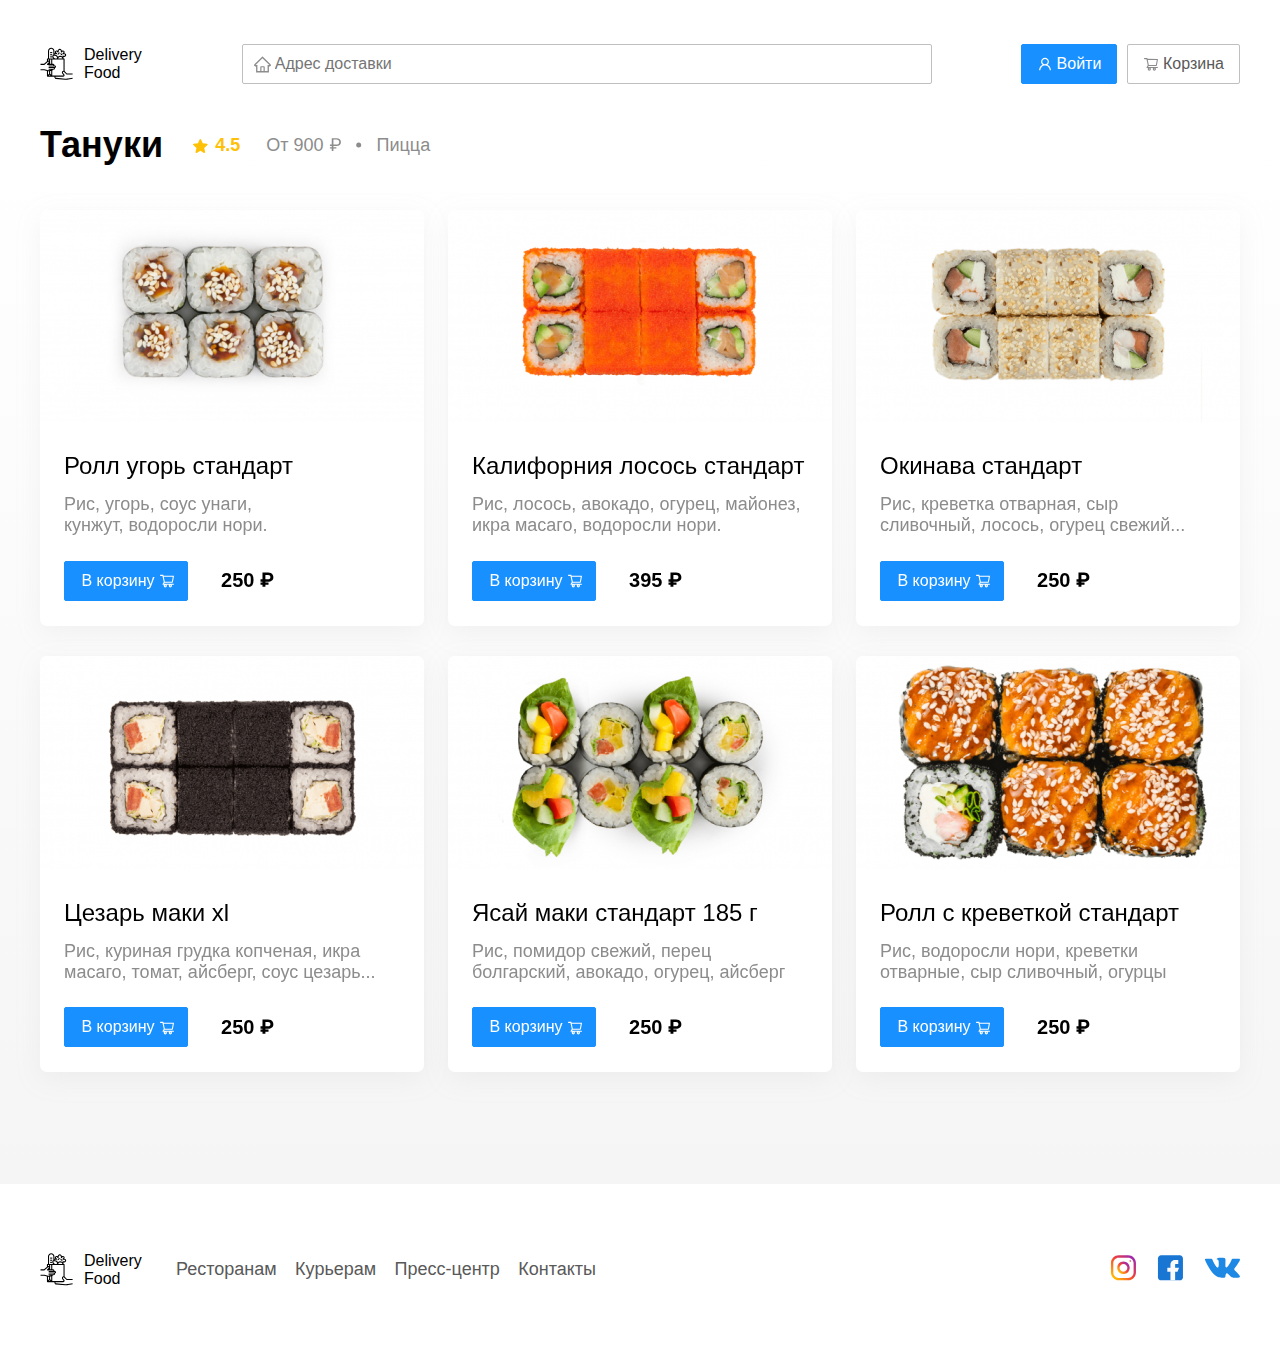
<file: index/tanuki.html>
<!DOCTYPE html>
<html lang="ru">
<head>
    <meta charset="UTF-8">
    <meta name="viewport" content="width=device-width, initial-scale=1.0">
    <title>Delivery Food</title>
    <link href="../css/style.css" rel="stylesheet" type="text/css"/>
</head>
<body>
    <header>
        <a href="../index.html" style="color: #000000;">
            <div class="logo" style="margin-right: 12px;">
                <img src="../img/outline.svg">
                 Delivery <br>Food
             </div>
        </a>
        <div>
            <input type="search" placeholder="Адрес доставки" class="search_address">
        </div>
        <div class="buttons">
            <button class="icon">
                <img src="../img/user.svg">
                Войти
            </button>
            <button class="shop" id="card-button">
                <img src="../img/icon container.svg">
                Корзина
            </button>
        </div>
    </header>
    <main>
        <section class="rest_info">
                <div class="name">
                    Тануки
                </div>
                <div class="star">
                    4.5
                </div>
                <div class="price">
                    От 900&nbsp;<img src="../img/₽.svg"> <img src="../img/Ellipse 1.svg" style="margin: 3px 10px;"> Пицца 
                </div>
        </section>
        <section class="menu">
            <div class="roll">
                <div>
                    <img src="../img/image.jpg">
                </div>
                <div class="roll_opis">
                    <div class="roll_name">
                        Ролл угорь стандарт
                    </div>
                    <div class="sostav">
                        Рис, угорь, соус унаги,<br> кунжут, водоросли нори.
                    </div>
                </div>    
                <div class="roll_button">
                    <div>
                        <button class="go_cart">
                            В корзину
                        </button>
                    </div>
                    <div class="roll_price">
                        250&nbsp;<img src="../img/₽-2.svg" style="border-radius: 0px;">
                    </div>
                </div>
            </div>

            <div class="roll">
                <div>
                    <img src="../img/image-2.jpg">
                </div>
                <div class="roll_opis">
                    <div class="roll_name">
                        Калифорния&nbsp;лосось&nbsp;стандарт
                    </div>
                    <div class="sostav">
                        Рис, лосось, авокадо, огурец, майонез, икра масаго, водоросли нори.
                    </div>
                </div>    
                <div class="roll_button">
                    <div>
                        <button class="go_cart">
                            В корзину
                        </button>
                    </div>
                    <div class="roll_price">
                        395&nbsp;<img src="../img/₽-2.svg" style="border-radius: 0px;">
                    </div>
                </div>
            </div>

            <div class="roll">
                <div>
                    <img src="../img/image-3.jpg">
                </div>
                <div class="roll_opis">
                    <div class="roll_name">
                        Окинава стандарт
                    </div>
                    <div class="sostav">
                        Рис, креветка отварная, сыр сливочный, лосось, огурец свежий...
                    </div>
                </div>    
                <div class="roll_button">
                    <div>
                        <button class="go_cart">
                            В корзину
                        </button>
                    </div>
                    <div class="roll_price">
                        250&nbsp;<img src="../img/₽-2.svg" style="border-radius: 0px;">
                    </div>
                </div>
            </div>

            <div class="roll">
                <div>
                    <img src="../img/image-4.jpg">
                </div>
                <div class="roll_opis">
                    <div class="roll_name">
                        Цезарь маки хl
                    </div>
                    <div class="sostav">
                        Рис, куриная грудка копченая, икра масаго, томат, айсберг, соус цезарь...
                    </div>
                </div>    
                <div class="roll_button">
                    <div>
                        <button class="go_cart">
                            В корзину
                        </button>
                    </div>
                    <div class="roll_price">
                        250&nbsp;<img src="../img/₽-2.svg" style="border-radius: 0px;">
                    </div>
                </div>
            </div>

            <div class="roll">
                <div>
                    <img src="../img/image-5.jpg">
                </div>
                <div class="roll_opis">
                    <div class="roll_name">
                        Ясай маки стандарт 185 г
                    </div>
                    <div class="sostav">
                        Рис, помидор свежий, перец болгарский, авокадо, огурец, айсберг
                    </div>
                </div>    
                <div class="roll_button">
                    <div>
                        <button class="go_cart">
                            В корзину
                        </button>
                    </div>
                    <div class="roll_price">
                        250&nbsp;<img src="../img/₽-2.svg" style="border-radius: 0px;">
                    </div>
                </div>
            </div>

            <div class="roll">
                <div>
                    <img src="../img/image-6.jpg">
                </div>
                <div class="roll_opis">
                    <div class="roll_name">
                        Ролл с креветкой стандарт
                    </div>
                    <div class="sostav">
                        Рис, водоросли нори, креветки отварные, сыр сливочный, огурцы
                    </div>
                </div>    
                <div class="roll_button">
                    <div>
                        <button class="go_cart">
                            В корзину
                        </button>
                    </div>
                    <div class="roll_price">
                        250&nbsp;<img src="../img/₽-2.svg" style="border-radius: 0px;">
                    </div>
                </div>
            </div>
        </section>
        <section class="modal">
            <div class="modal-dialog">
                <div class="modal-header">
                    <h3 class="modal-title">Корзина</h3>
                    <button class="close"><img src="../img/close.svg"></button>
                </div>
                <!--modal-header-->
                <div class="modal-body">
                    <div class="food-row">
                        <span class="food-name">Ролл угорь стандарт</span>
                        <strong class="food-price">250 <img src="../img/₽-2.svg"></strong>
                        <div class="food-counter">
                            <button class="counter-button">-</button>
                            <span class="counter">1</span>
                            <button class="counter-button">+</button>
                        </div>
                    </div>
                    <!--foot-row-->
                    <div class="food-row">
                        <span class="food-name">Ролл угорь стандарт</span>
                        <strong class="food-price">250 <img src="../img/₽-2.svg"></strong>
                        <div class="food-counter">
                            <button class="counter-button">-</button>
                            <span class="counter">1</span>
                            <button class="counter-button">+</button>
                        </div>
                    </div>
                    <!--foot-row-->
                    <div class="food-row">
                        <span class="food-name">Ролл угорь стандарт</span>
                        <strong class="food-price">250 <img src="../img/₽-2.svg"></strong>
                        <div class="food-counter">
                            <button class="counter-button">-</button>
                            <span class="counter">1</span>
                            <button class="counter-button">+</button>
                        </div>
                    </div>
                    <!--foot-row-->
                    <div class="food-row">
                        <span class="food-name">Ролл угорь стандарт</span>
                        <strong class="food-price">250 <img src="../img/₽-2.svg"></strong>
                        <div class="food-counter">
                            <button class="counter-button">-</button>
                            <span class="counter">1</span>
                            <button class="counter-button">+</button>
                        </div>
                    </div>
                    <!--foot-row-->
                    <div class="food-row">
                        <span class="food-name">Ролл угорь стандарт</span>
                        <strong class="food-price">250 <img src="../img/₽-2.svg"></strong>
                        <div class="food-counter">
                            <button class="counter-button">-</button>
                            <span class="counter">1</span>
                            <button class="counter-button">+</button>
                        </div>
                    </div>
                    <!--foot-row-->
                </div>
                <!--modal-body-->
                <div class="modal-footer">
                    <span class="modal-pricetag">1250 <img src="../img/₽-3.svg"></span>
                    <div class="footer-buttons">
                        <button class="button button-primary">Оформить заказ</button>
                        <button class="button">Отмена</button>
                    </div>
                </div>
            </div>
        </section>
    </main>
    <footer>
        <div>
            <a href="#" style="color: #000000; margin-right: 35.59px;">
                <div class="logo">
                    <img src="../img/outline.svg">
                     Delivery <br>Food
                 </div>
            </a>
            
            <div class="footer_info">
                <a href="#" style="color: #595959;">Ресторанам</a>
                <a href="#" style="color: #595959;">Курьерам</a>
                <a href="#" style="color: #595959;">Пресс-центр</a>
                <a href="#" style="color: #595959;">Контакты</a>
            </div>
        </div>
        <div>
            <a href="#"><img src="../img/inst.svg"></a>
            <a href="#" style="margin: 0 21px;"><img src="../img/facebook.svg"></a>
            <a href="#"><img src="../img/vk.svg"></a>
        </div>
    </footer>
    <script src="../js/main.js"></script>
</body>
</html>
</file>
<file: css/style.css>
html{
    align-content: center;
}
body{
    font-family: 'Roboto', sans-serif;
    display: flex;
    flex-direction: column;
    justify-content: center;
    margin: 0 auto;
}

.search_address{
    background: url(../img/home.svg) no-repeat center left; 
    background-size: auto 50%;
    background-position: 10px;
    border-radius: 2px;
    width: 690px;
    height: 40px;
    padding: 8px;
    padding-left: 32px;
    font-size: 16px;
    border: #BFBFBF 1px solid;
}
header{
    display: flex;
    flex-direction: row;
    justify-content: space-between;
    align-items: center;
    margin: 44px auto 40px auto;
    width: 1200px;
}
.logo{
    display: flex;
    flex-direction: row;
    width: 100.49px;
}
.logo img{
    margin-right: 11px;
}
.icon{
    background-color: #1890FF;
    border-radius: 2px;
    display: flex;
    color: #FFFFFF;
    align-items: center;
    width: 96px;
    height: 40px;
    justify-content: center;
    font-size: 16px;
    padding: 8px 16px;
    border: 1px solid #1890FF;
}
.shop{
    border: #BFBFBF 1px solid;
    border-radius: 2px;
    margin-left: 10px;
    width: 113px;
    height: 40px;
    background-color: #FFFFFF;
    color: #595959;
    justify-content: center;
    font-size: 16px;
    align-items: center;
    display: flex;
}
.buttons{
    display: flex;
    flex-direction: row;
}
.buttons img{
    margin-right: 4px;
}
.promo{
    width: 1200px;
    height: 300px;
    border-radius: 9px;
    display: flex;
    flex-direction: column;
    margin: 0 auto;
    filter: drop-shadow(0px 7px 12px rgba(158, 158, 163, 0.1));
    background: #FFF1B8 url(../img/promo-image.png) no-repeat top -100px right -247px / 924px;
}
.text{
    margin: 68px 590.39px 15.29px 70.84px;
    font-weight: bold;
    font-size: 39px;
    line-height: 46px;
    color: #302C34;
}
.text_2{
    margin: 0 590.39px 0 70.84px;
    font-weight: normal;
    font-size: 24px;
    line-height: 28px;
    color: #302C34;
}
.container{
    display: flex;
    justify-content: space-between;
    align-items: center;
    width: 1200px;
    flex-direction: row;
    margin: 60px auto 45px auto;
    font-weight: bold;
    font-size: 36px;
    line-height: 42px;
    color: #000000;
}
.search_rest{
    width: 306px;
    height: 34px;
    background: url(../img/search.svg) no-repeat;
    padding: 5px;
    padding-left: 32px;
    border: #D9D9D9 1px solid;
    background-position: center left;
    background-position-x: 10px;
    border-radius: 2px;
    font-size: 16px;
    color: #BFBFBF;
}
main{
    background: linear-gradient(180deg, rgba(245, 245, 245, 0) 1.04%, #F5F5F5 100%);
}
.restaurants{
    display: flex;
    flex-direction: row;
    flex-wrap: wrap;
    width: 1200px;
    margin: 0 auto;
    justify-content: space-between;
    margin-bottom: 60.64px;
}
.restaurant{
    display: flex;
    flex-direction: column;
    width: 384px;
    height: 379.6px;
    border-radius: 7px;
    margin: 0 auto 30px auto;
    background-color: #FFFFFF;
    filter: drop-shadow(0px 7px 12px rgba(158, 158, 163, 0.1));
}
.restaurant div div{
    display: flex;
    flex-direction: row;
}
.info{
    margin: 20.63px 23px 34.97px 24px;
    width: 337px;
    height: 74px;
    display: flex;
    flex-direction: column;
    justify-content: space-between;
}
.name{
    font-weight: bold;
    font-size: 24px;    
    color: #000000;
}
.name_time{
    justify-content: space-between;
}
.time{
    width: 55px;
    height: 22px;
    background-color: #262626;
    border-radius: 2px;
    color: #FFFFFF;
    align-items: center;
    text-align: center;
    font-size: 12px;
    justify-content: center;
}
.star{
    background: url(../img/star.svg) no-repeat;
    color: #FFC107;
    padding-left: 22.19px;
    margin-right: 26px;
    font-size: 18px;
    background-position: center left;
    font-weight: 700;
}
.price{
    color: #8C8C8C;
    font-size: 18px;
    font-weight: 400;
}
a{
    text-decoration: none;
}
footer{
    width: 1200px;
    margin: 68px auto;
    display: flex;
    flex-direction: row;
    justify-content: space-between;
}
footer div{
    display: flex;
    flex-direction: row;
    align-items: center;

}
.footer_info{
    display: flex;
    flex-direction: row;
    justify-content: space-between;
    width: 420px;
    height: 21px;
    font-size: 18px;
}
.rest_info{
    width: 1200px;
    margin: 0 auto;
    display: flex;
    flex-direction: row;
    align-items: center;
    text-align: center;
    height: 42px;
}
.rest_info .name{
    font-size: 36px;
}
.rest_info .star{
    margin: auto 26px auto 30px;
}
.rest_info .star img{
    align-items: center;
    text-align: center;
}
.menu{
    width: 1200px;
    margin: 44px auto 82px auto;
    display: flex;
    flex-direction: row;
    flex-wrap: wrap;
    justify-content: space-between;
}
.roll{
    width: 384px;
    height: 415.96px;
    margin-bottom: 30px;
    background: #FFFFFF;
    border-radius: 7px;
    filter: drop-shadow(0px 7px 12px rgba(158, 158, 163, 0.1));
}
.roll_opis{
    margin: 24.76px 23px 24.76px 24px;
    width: 337px;
    height: 84px;
    display: flex;
    flex-direction: column;
    justify-content: space-between;
}
.roll_name{
    font-size: 24px;
    color: #000000;
}
.sostav{
    font-size: 18px;
    color: #8C8C8C;
}
.roll_button{
    display: flex;
    flex-direction: row;
    justify-content: space-between;
    width: 210px;
    height: 40px;
    margin: 0 120px 30.21px 24px;
    align-items: center;
    text-align: center;
}
.go_cart{
    width: 124px;
    height: 40px;
    padding: 8px 16px 8px 0;
    align-items: center;
    text-align: center;
    color: #FFFFFF;
    font-size: 16px;
    background: url(../img/shopping-cart.svg) no-repeat #1890FF; 
    background-position: center;
    font-family: SF Pro Display, sans-serif;
    background-position-x: 94px;
    border-radius: 2px;
    font-weight: normal;
    justify-content: center;
    border: 1px solid #1890FF;
}
.roll_price{
    font-weight: bold;
    font-size: 20px;
    color: #000000;
    align-items: center;
    text-align: center;
}
.roll div img{
    border-radius: 7px;
}
.modal {
	position: fixed;
	left: 0;
	top: 0;
	width: 100%;
	height: 100%;
	background: rgba(0, 0, 0, 0.4);
	display: flex;
	display: none;

}
.is-open {
	display: flex;
}
.modal-dialog {
	width: 695.73px;
	height: 482.76px;
	background: #FFFFFF;
	border-radius: 5px;
	margin: auto;
	padding: 40px 45px;
}
.modal-header{
	display: flex;
	align-items: center;
	justify-content: space-between;
	margin-bottom: 45px; 
}
.modal-title {
	margin: 0;
	font-weight: bold;
	font-size: 36px;
	line-height: 42px;
	color: #000000;
}
.close {
	font-size: 45px;
	border: none;
	background-color: transparent;
}
.modal-body {
	margin-bottom: 52px;
}
.food-row {
	display: flex;
	align-items: flex-start;
	justify-content: space-between;
	padding-bottom: 8px;
	border-bottom: 1px solid #D9D9D9;
	margin-bottom: 15px;
}
.food-row:last-child{
    margin-bottom: 0;
}
.food-name {
	font-weight: normal;
	font-size: 18px;
	line-height: 32px;
}
.food-price {
	margin-left: auto;
	margin-right: 47px;
	font-weight: bold;
	font-size: 20px;
	line-height: 32px;  
}
.counter-button {
	display: flex;
	align-items: center;
	justify-content: center;
	background: #FFFFFF;
	border: 1px solid #40A9FF;
	box-sizing: border-box;
	border-radius: 2px;
	font-weight: normal;
	font-size: 14px;
	line-height: 22px;
    color: #40A9FF;
    width: 39px;
    height: 32px;
}
.food-counter {
	display: flex;
    align-items: center;
    width: 114px;
}
.counter {
	font-size: 16px;
	line-height: 24px;
	margin-left: 10px;
	margin-right: 10px;
}
.modal-footer {
	display: flex;
	align-items: center;
	justify-content: space-between;
}
.footer-buttons {
	display: flex;
	align-items: center;
}
.modal-pricetag {
	color: #FAFAFA;
	background: #262626;
	border-radius: 5px;
	padding: 15px 20px;
	font-size: 20px;
    line-height: 23px;
    font-weight: 700;
}
.button {
    display: flex;
    align-items: center;
    padding: 8px 16px;
    background: #FFFFFF;
    border: 1px solid #D9D9D9;
    box-sizing: border-box;
    box-shadow: 0px 0px 2px rgba(0, 0, 0, 0.0015);
    border-radius: 2px;
    color: #595959;
    font-size: 16px;
    line-height: 24px;
}
.button-primary {
    background: #1890FF;
    border: 1px solid #D9D9D9;
    color: #fff;
    margin-right: 10px;
}
@media (max-width: 1200px) {
    header, .container, .restaurants, footer, .rest_info, .menu{
        width: 792px;
    }
    .search_address{
        width: 400px;
    }
    .promo{
        width: 792px;
        background: #FFF1B8 url(../img/promo-image.png) no-repeat top -35px right -247px / 609px
    }
    .text{
        margin: 55px 305.39px 15.29px 50.84px;
    }
    .text_2{
        margin-right: 234.39px;
        margin-left: 50.84px;
    }
}
@media (max-width: 792px){
    header, .container, .restaurants, footer, .rest_info, .menu{
        width: 574px;
    }
    .search_address{
        width: 200px;
    }
    .promo{
        width: 574px;
        background: #FFF1B8 url(../img/promo-image.png) no-repeat top -35px right -450px / 720px
    }
    .text{
        margin: 40px 107.39px 15.29px 50.84px;
    }
    .text_2{
        margin-right: 222.39px;
        margin-left: 50.84px;
    }
    .restaurants, .menu, .rest_info, footer div{
        justify-content: center;
    }
    footer .logo{
        display: none;
    }
    footer {
        flex-direction: column;
    }
    .footer_info{
        padding-bottom: 10px;
    }
}
@media (max-width: 578px){
    main{
        width: 574px;
    }
}
@media (max-width: 768px){
    
}
@media (max-width: 992px){
    
}
@media (max-width: 1366px){
    
}
</file>
